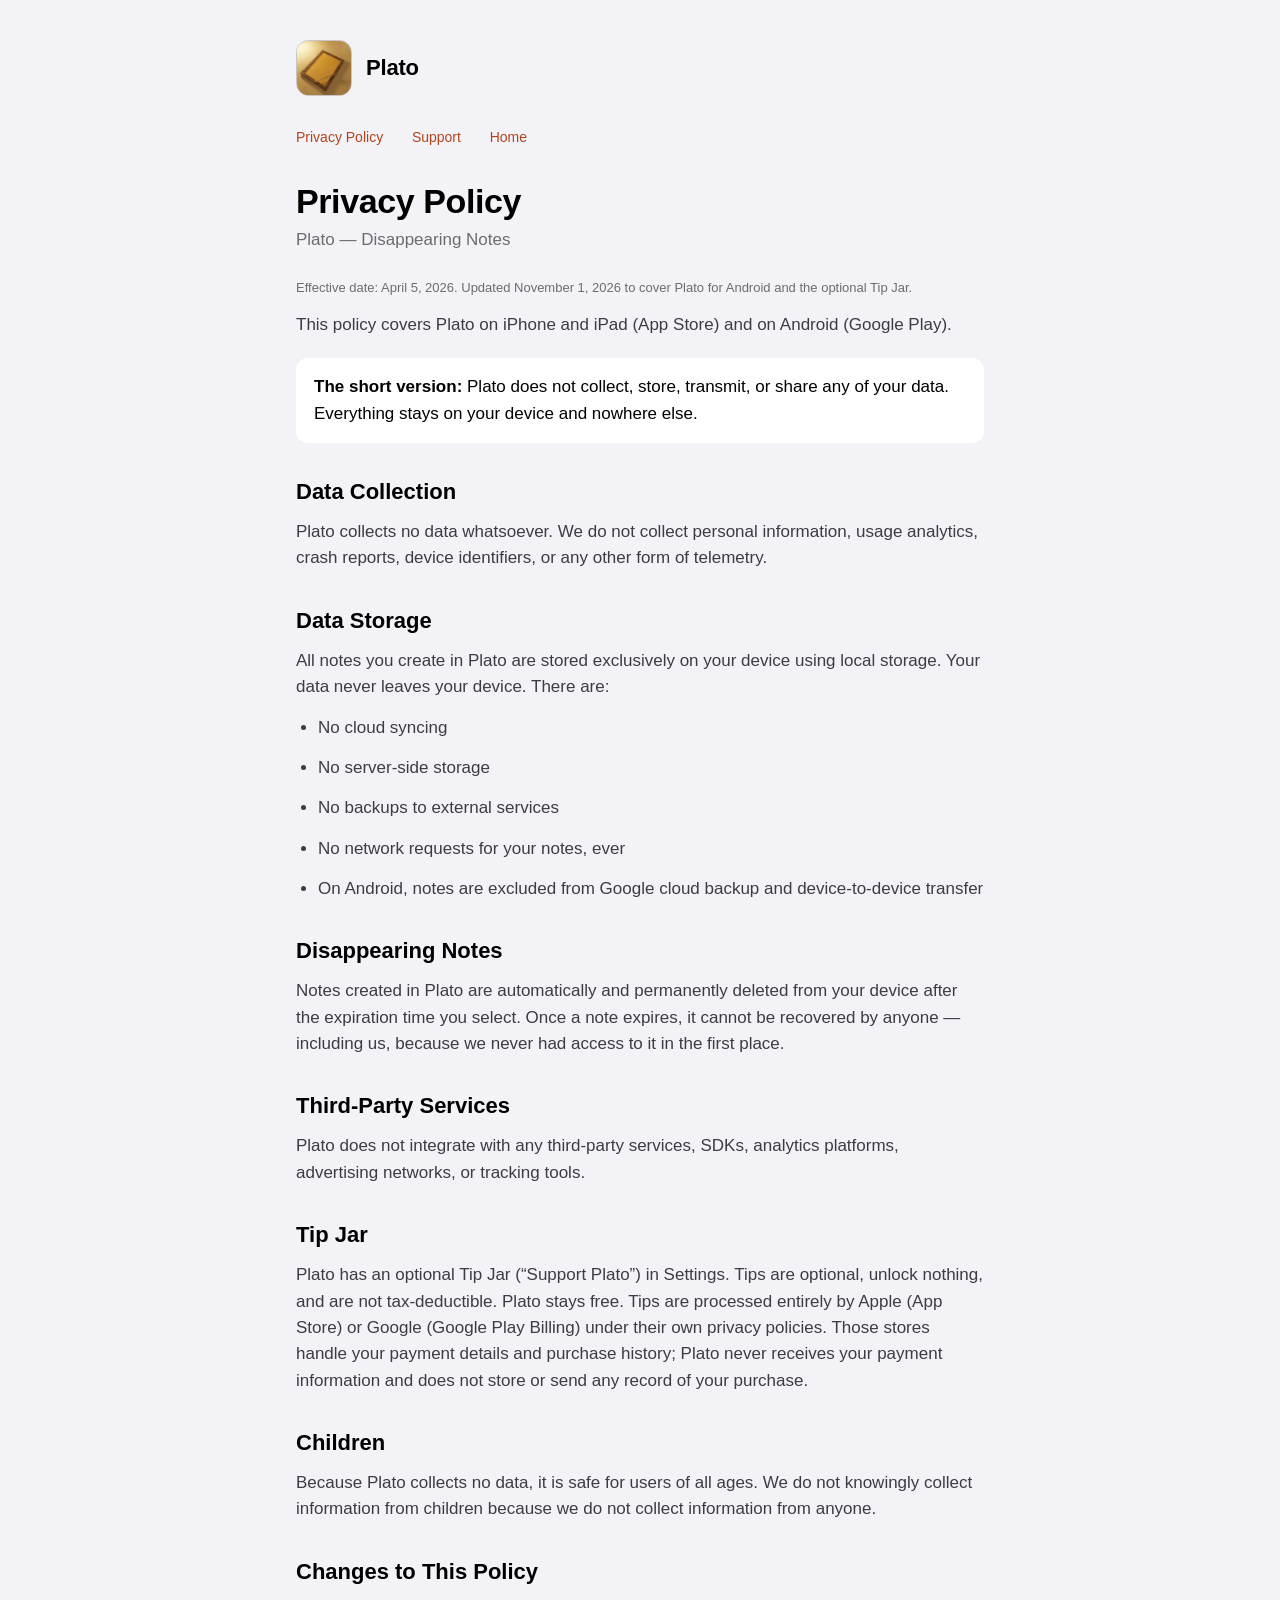
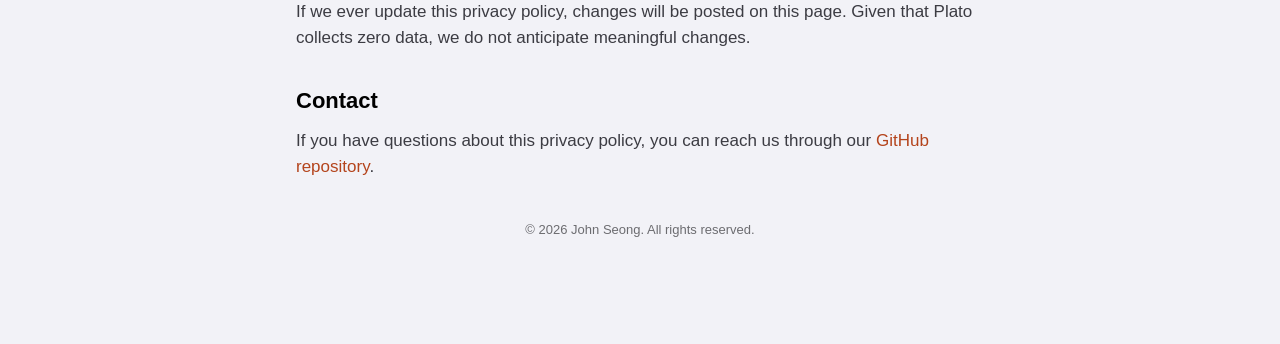
<file: docs/index.html>
<!DOCTYPE html>
<html lang="en">
<head>
    <meta charset="UTF-8">
    <meta name="viewport" content="width=device-width, initial-scale=1.0">
    <title>Plato — Privacy Policy</title>
    <link rel="stylesheet" href="./style.css">
    <link rel="icon" href="./icon.png">
</head>
<body>
    <div class="container">
        <div class="brand"><img src="./icon.png" alt="Plato app icon"><span>Plato</span></div>

        <div style="margin-bottom: 32px;">
            <a href="./" style="margin-right: 24px; font-size: 14px;">Privacy Policy</a>
            <a href="./support.html" style="margin-right: 24px; font-size: 14px;">Support</a>
            <a href="./marketing.html" style="font-size: 14px;">Home</a>
        </div>

        <h1>Privacy Policy</h1>
        <p class="subtitle">Plato — Disappearing Notes</p>
        <p class="effective-date">Effective date: April 5, 2026. Updated November 1, 2026 to cover Plato for Android and the optional Tip Jar.</p>
        <p>This policy covers Plato on iPhone and iPad (App Store) and on Android (Google Play).</p>

        <div class="highlight">
            <p><strong>The short version:</strong> Plato does not collect, store, transmit, or share any of your data. Everything stays on your device and nowhere else.</p>
        </div>

        <h2>Data Collection</h2>
        <p>Plato collects no data whatsoever. We do not collect personal information, usage analytics, crash reports, device identifiers, or any other form of telemetry.</p>

        <h2>Data Storage</h2>
        <p>All notes you create in Plato are stored exclusively on your device using local storage. Your data never leaves your device. There are:</p>
        <ul>
            <li>No cloud syncing</li>
            <li>No server-side storage</li>
            <li>No backups to external services</li>
            <li>No network requests for your notes, ever</li>
            <li>On Android, notes are excluded from Google cloud backup and device-to-device transfer</li>
        </ul>

        <h2>Disappearing Notes</h2>
        <p>Notes created in Plato are automatically and permanently deleted from your device after the expiration time you select. Once a note expires, it cannot be recovered by anyone — including us, because we never had access to it in the first place.</p>

        <h2>Third-Party Services</h2>
        <p>Plato does not integrate with any third-party services, SDKs, analytics platforms, advertising networks, or tracking tools.</p>

        <h2>Tip Jar</h2>
        <p>Plato has an optional Tip Jar (&ldquo;Support Plato&rdquo;) in Settings. Tips are optional, unlock nothing, and are not tax-deductible. Plato stays free. Tips are processed entirely by Apple (App Store) or Google (Google Play Billing) under their own privacy policies. Those stores handle your payment details and purchase history; Plato never receives your payment information and does not store or send any record of your purchase.</p>

        <h2>Children</h2>
        <p>Because Plato collects no data, it is safe for users of all ages. We do not knowingly collect information from children because we do not collect information from anyone.</p>

        <h2>Changes to This Policy</h2>
        <p>If we ever update this privacy policy, changes will be posted on this page. Given that Plato collects zero data, we do not anticipate meaningful changes.</p>

        <h2>Contact</h2>
        <p>If you have questions about this privacy policy, you can reach us through our <a href="https://github.com/wonmor/Plato-Notes-iOS">GitHub repository</a>.</p>

        <p class="footer">&copy; 2026 John Seong. All rights reserved.</p>
    </div>
</body>
</html>
</file>
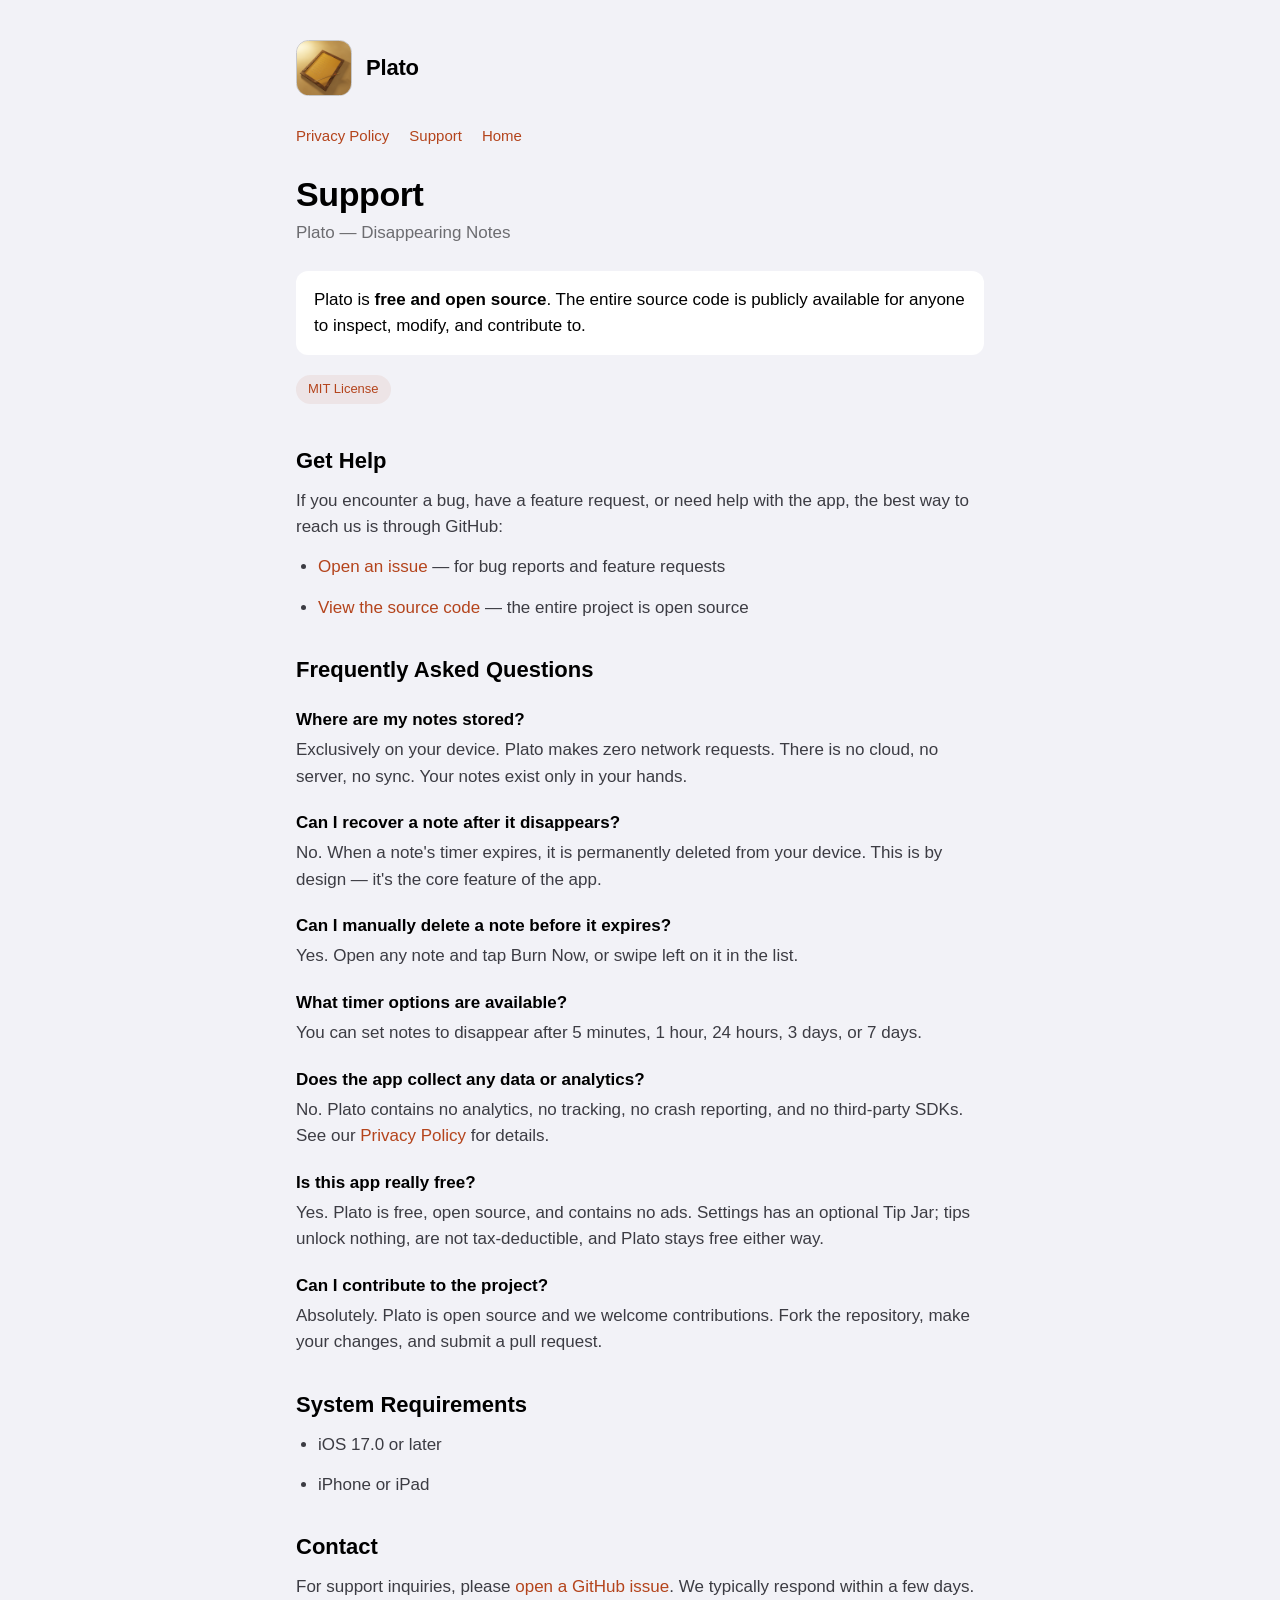
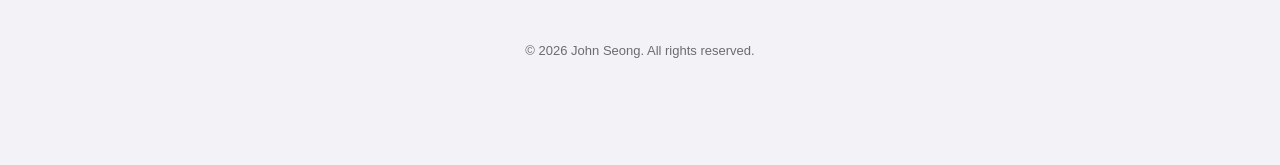
<file: docs/support.html>
<!DOCTYPE html>
<html lang="en">
<head>
    <meta charset="UTF-8">
    <meta name="viewport" content="width=device-width, initial-scale=1.0">
    <title>Plato — Support</title>
    <link rel="stylesheet" href="./style.css">
    <link rel="icon" href="./icon.png">
</head>
<body>
    <div class="container">
        <div class="brand"><img src="./icon.png" alt="Plato app icon"><span>Plato</span></div>

        <div class="nav">
            <a href="./">Privacy Policy</a>
            <a href="./support.html">Support</a>
            <a href="./marketing.html">Home</a>
        </div>

        <h1>Support</h1>
        <p class="subtitle">Plato — Disappearing Notes</p>

        <div class="highlight">
            <p>Plato is <strong>free and open source</strong>. The entire source code is publicly available for anyone to inspect, modify, and contribute to.</p>
        </div>

        <p><span class="badge">MIT License</span></p>

        <h2>Get Help</h2>
        <p>If you encounter a bug, have a feature request, or need help with the app, the best way to reach us is through GitHub:</p>
        <ul>
            <li><a href="https://github.com/wonmor/Plato-Notes-iOS/issues">Open an issue</a> — for bug reports and feature requests</li>
            <li><a href="https://github.com/wonmor/Plato-Notes-iOS">View the source code</a> — the entire project is open source</li>
        </ul>

        <h2>Frequently Asked Questions</h2>

        <p class="faq-q">Where are my notes stored?</p>
        <p>Exclusively on your device. Plato makes zero network requests. There is no cloud, no server, no sync. Your notes exist only in your hands.</p>

        <p class="faq-q">Can I recover a note after it disappears?</p>
        <p>No. When a note's timer expires, it is permanently deleted from your device. This is by design — it's the core feature of the app.</p>

        <p class="faq-q">Can I manually delete a note before it expires?</p>
        <p>Yes. Open any note and tap Burn Now, or swipe left on it in the list.</p>

        <p class="faq-q">What timer options are available?</p>
        <p>You can set notes to disappear after 5 minutes, 1 hour, 24 hours, 3 days, or 7 days.</p>

        <p class="faq-q">Does the app collect any data or analytics?</p>
        <p>No. Plato contains no analytics, no tracking, no crash reporting, and no third-party SDKs. See our <a href="./">Privacy Policy</a> for details.</p>

        <p class="faq-q">Is this app really free?</p>
        <p>Yes. Plato is free, open source, and contains no ads. Settings has an optional Tip Jar; tips unlock nothing, are not tax-deductible, and Plato stays free either way.</p>

        <p class="faq-q">Can I contribute to the project?</p>
        <p>Absolutely. Plato is open source and we welcome contributions. Fork the repository, make your changes, and submit a pull request.</p>

        <h2>System Requirements</h2>
        <ul>
            <li>iOS 17.0 or later</li>
            <li>iPhone or iPad</li>
        </ul>

        <h2>Contact</h2>
        <p>For support inquiries, please <a href="https://github.com/wonmor/Plato-Notes-iOS/issues/new">open a GitHub issue</a>. We typically respond within a few days.</p>

        <p class="footer">&copy; 2026 John Seong. All rights reserved.</p>
    </div>
</body>
</html>
</file>
<file: docs/style.css>
/* Plato pages: light and Apple-native, with Dark following the system. */
:root {
  --bg: #F2F2F7; --card: #FFFFFF; --label: #000000; --secondary: #3C3C43; --tertiary: #6C6C70;
  --separator: #C6C6C8; --accent: #B4441C; --accent-soft: #B4441C14;
}
@media (prefers-color-scheme: dark) {
  :root { --bg: #000000; --card: #1C1C1E; --label: #FFFFFF; --secondary: #EBEBF5CC; --tertiary: #98989F;
          --separator: #38383A; --accent: #FF8A5C; --accent-soft: #FF8A5C1F; }
}
* { margin: 0; padding: 0; box-sizing: border-box; }
html { -webkit-text-size-adjust: 100%; }
body { font-family: -apple-system, BlinkMacSystemFont, "SF Pro Text", "Helvetica Neue", Helvetica, Arial, sans-serif;
       background: var(--bg); color: var(--label); line-height: 1.55; font-size: 17px; }
a { color: var(--accent); text-decoration: none; }
a:hover { text-decoration: underline; }
.container { max-width: 720px; margin: 0 auto; padding: 40px 16px 56px; }
.brand { display: flex; align-items: center; gap: 14px; margin-bottom: 28px; }
.brand img { width: 56px; height: 56px; border-radius: 12.5px; border: 0.5px solid var(--separator); }
.brand span { font-size: 22px; font-weight: 600; letter-spacing: -0.2px; }
.nav, .footer-links { display: flex; flex-wrap: wrap; gap: 20px; margin-bottom: 28px; font-size: 15px; }
h1 { font-size: 34px; font-weight: 700; letter-spacing: -0.4px; line-height: 1.15; margin-bottom: 6px; }
h2 { font-size: 22px; font-weight: 600; margin: 32px 0 10px; }
h3 { font-size: 17px; font-weight: 600; margin-bottom: 4px; }
p, li { color: var(--secondary); margin-bottom: 14px; }
ul { padding-left: 22px; margin-bottom: 14px; }
.subtitle { color: var(--tertiary); font-size: 17px; margin-bottom: 24px; }
.effective-date { font-size: 13px; color: var(--tertiary); }
.highlight { background: var(--card); border-radius: 12px; padding: 16px 18px; margin: 20px 0; }
.highlight p { margin: 0; color: var(--label); }
.badge { display: inline-block; font-size: 13px; color: var(--accent); background: var(--accent-soft); border-radius: 999px; padding: 4px 12px; margin-bottom: 8px; }
.faq-q { color: var(--label); font-weight: 600; margin: 20px 0 4px; }
.footer, .footer-copy { margin-top: 40px; font-size: 13px; color: var(--tertiary); text-align: center; }
.border-top, .border-bottom, .hero-border, .features-border, .feature-icon { display: none; }
/* marketing */
.hero { max-width: 720px; margin: 0 auto; padding: 56px 16px 24px; text-align: center; }
.hero .brand { justify-content: center; flex-direction: column; gap: 10px; }
.hero .brand img { width: 120px; height: 120px; border-radius: 27px; }
.hero h1 { font-size: 48px; }
.tagline { font-size: 21px; color: var(--label); margin-bottom: 4px; }
.sub-tagline { color: var(--tertiary); margin-bottom: 24px; }
.cta-buttons { display: flex; gap: 12px; justify-content: center; flex-wrap: wrap; margin-bottom: 18px; }
.cta-primary, .cta-secondary { display: inline-block; border-radius: 999px; padding: 11px 22px; font-size: 16px; font-weight: 600; }
.cta-primary { background: var(--accent); color: #FFFFFF; }
.cta-secondary { background: var(--accent-soft); color: var(--accent); }
.cta-primary:hover, .cta-secondary:hover { text-decoration: none; opacity: 0.88; }
.screenshots { display: flex; gap: 14px; overflow-x: auto; padding: 16px; max-width: 1100px; margin: 0 auto; scroll-snap-type: x mandatory; }
.screenshots img { width: 210px; flex: none; border-radius: 22px; border: 0.5px solid var(--separator); scroll-snap-align: center; }
.features { max-width: 720px; margin: 24px auto 0; padding: 0 16px; }
.feature { background: var(--card); border-radius: 12px; padding: 16px 18px; margin-bottom: 10px; }
.feature p { margin: 0; }
.open-source, .quote { max-width: 720px; margin: 0 auto; padding: 8px 16px; }
.quote p { font-style: italic; color: var(--tertiary); text-align: center; margin-top: 24px; }
.footer { max-width: 720px; margin: 40px auto 0; padding: 0 16px 48px; }
.footer-links { justify-content: center; }
@media (max-width: 600px) { h1 { font-size: 30px; } .hero h1 { font-size: 38px; } .screenshots img { width: 160px; } }
</file>
